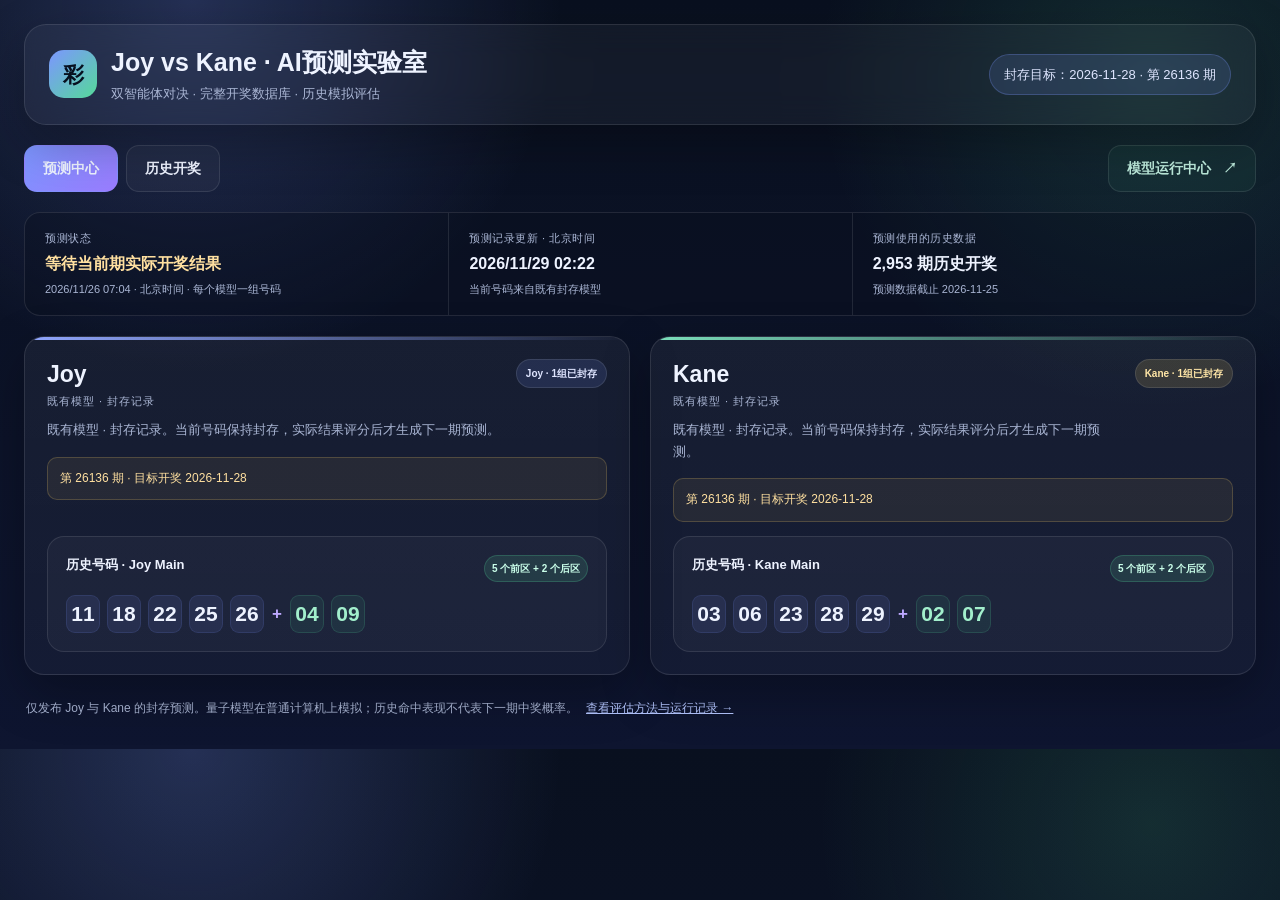
<file: index.html>
<!DOCTYPE html>
<html lang="zh-CN">
<head>
<meta charset="UTF-8">
<meta name="viewport" content="width=device-width, initial-scale=1.0">
<meta http-equiv="Cache-Control" content="no-cache, no-store, must-revalidate">
<meta http-equiv="Pragma" content="no-cache">
<meta http-equiv="Expires" content="0">
<title>Feel the Chee · Joy vs Kane Prediction Lab</title>
<meta name="description" content="Joy 与 Kane 的逐期预测、封存状态、历史开奖与模型实验记录。">
<link rel="stylesheet" href="./assets/style.css?v=20261126-review1">
</head>
<body>
<a class="skip-link" href="#main">跳到主要内容</a>
<div class="shell">
  <header class="header">
    <div class="brand">
      <div class="logo">彩</div>
      <div>
        <h1>Joy vs Kane · AI预测实验室</h1>
        <p>双智能体对决 · 完整开奖数据库 · 历史模拟评估</p>
      </div>
    </div>
    <div class="next" aria-live="polite">目标开奖：正在读取...</div>
  </header>

  <nav class="tabs" aria-label="主要导航">
    <div class="page-tabs" role="tablist" aria-label="实验室页面">
      <button id="tab-prediction" class="tab active" role="tab" aria-selected="true" aria-controls="prediction" data-page="prediction">预测中心</button>
      <button id="tab-admin" class="tab" role="tab" aria-selected="false" aria-controls="admin" tabindex="-1" data-page="admin">历史开奖</button>
    </div>
    <a class="tab ops-link" href="./simulation.html">模型运行中心 <span aria-hidden="true">↗</span></a>
  </nav>

  <main id="main" tabindex="-1">
    <section id="prediction" class="page active" role="tabpanel" aria-labelledby="tab-prediction">
      <div class="prediction-overview" aria-label="预测与数据状态" aria-live="polite">
        <div><span class="overview-label">预测状态</span><strong id="homeLockStatus">正在检查封存记录</strong><span id="homeLockDetail">Joy / Kane · 每期各一组号码</span></div>
        <div><span class="overview-label">预测记录更新 · 北京时间</span><strong id="homeUpdatedAt">—</strong><span id="homeVersion">正在读取当前版本</span></div>
        <div><span class="overview-label">预测使用的历史数据</span><strong id="homeArchiveCount">—</strong><span id="homeArchiveThrough">正在读取数据截止日期</span></div>
      </div>
      <div class="grid">
        <div id="aiPredictionCard" class="card agent-card joy-card">
          <div class="section-head">
            <div>
              <h2>Joy <span class="agent-role">独立预测模型</span></h2>
              <div class="muted">先核对模型版本与封存状态，再展示本期号码。</div>
            </div>
            <span class="badge blue">Joy · 1组主预测</span>
          </div>
          <p class="forecast-meta">正在核对预测期次...</p>
          <div class="forecast-list">
            <div class="forecast"><div class="muted">正在读取 Joy 的预测结果...</div></div>
          </div>
        </div>

        <div id="kanePredictionCard" class="card agent-card kane-card">
          <div class="section-head">
            <div>
              <h2>Kane <span class="agent-role">独立挑战模型</span></h2>
              <div class="muted">独立模型、独立训练，与 Joy 在同一期次比较命中。</div>
            </div>
            <span class="badge gold">Kane · 1组挑战预测</span>
          </div>
          <p class="forecast-meta">正在核对预测期次...</p>
          <div class="forecast-list">
            <div class="forecast"><div class="muted">正在读取 Kane 的挑战号码...</div></div>
          </div>
        </div>

      </div>
      <p class="prediction-note">仅发布 Joy 与 Kane 的封存预测。量子模型在普通计算机上模拟；历史命中表现不代表下一期中奖概率。<a href="./simulation.html">查看评估方法与运行记录 →</a></p>
    </section>

    <section id="admin" class="page" role="tabpanel" aria-labelledby="tab-admin" hidden>
      <div class="card">
        <div class="section-head">
          <div>
            <h2>历史开奖记录</h2>
            <div class="muted">搜索期次、日期或号码，每页显示 10 条。本地编辑和隐藏仅保存在此浏览器，不会修改线上数据库或模型训练数据。</div>
          </div>
          <span class="badge blue">公开数据浏览</span>
        </div>

        <div class="toolbar">
          <label class="search-label" for="searchInput">搜索开奖记录<input id="searchInput" class="search" type="search" placeholder="例如：26135 或 2026-11-25"></label>
          <button id="resetLocalChanges" class="btn secondary" type="button">恢复原始记录</button>
          <div id="syncMeta" class="muted" aria-live="polite">正在加载完整开奖数据库...</div>
        </div>

        <div class="archive-table-wrap" role="region" aria-label="历史开奖记录，可横向滚动" tabindex="0">
          <table class="archive-table">
            <thead>
              <tr>
                <th>期次</th>
                <th>开奖日期</th>
                <th>开奖号码</th>
                <th>记录状态</th>
                <th>浏览器本地操作</th>
              </tr>
            </thead>
            <tbody id="drawBody"></tbody>
          </table>
        </div>
        <p id="archiveResultCount" class="archive-count" aria-live="polite"></p>
        <div id="pager" class="pager" aria-label="开奖记录分页"></div>
      </div>
    </section>

  </main>
</div>

<div id="editModal" class="modal" role="dialog" aria-modal="true" aria-labelledby="editTitle">
  <div class="modal-card">
    <h3 id="editTitle">编辑浏览器本地记录</h3>
    <p class="muted">修改仅保存在此浏览器，线上数据库和预测结果不受影响。</p>
    <div class="form-grid">
      <label for="editIssue">期次<input id="editIssue" inputmode="numeric" placeholder="期次"></label>
      <label for="editDate">开奖日期<input id="editDate" type="date"></label>
      <label for="editFront">前区 · 5 个号码<input id="editFront" placeholder="01 02 03 04 05"></label>
      <label for="editBack">后区 · 2 个号码<input id="editBack" placeholder="01 02"></label>
    </div>
    <div class="modal-actions">
      <button class="btn del" onclick="closeModal()">取消</button>
      <button class="btn edit" onclick="saveEdit()">保存到此浏览器</button>
    </div>
  </div>
</div>

<script src="./assets/app.js?v=20261126-quantum-v2"></script>
<script src="./assets/joy-kane.js?v=20261126-quantum-v2"></script>
</body>
</html>
</file>
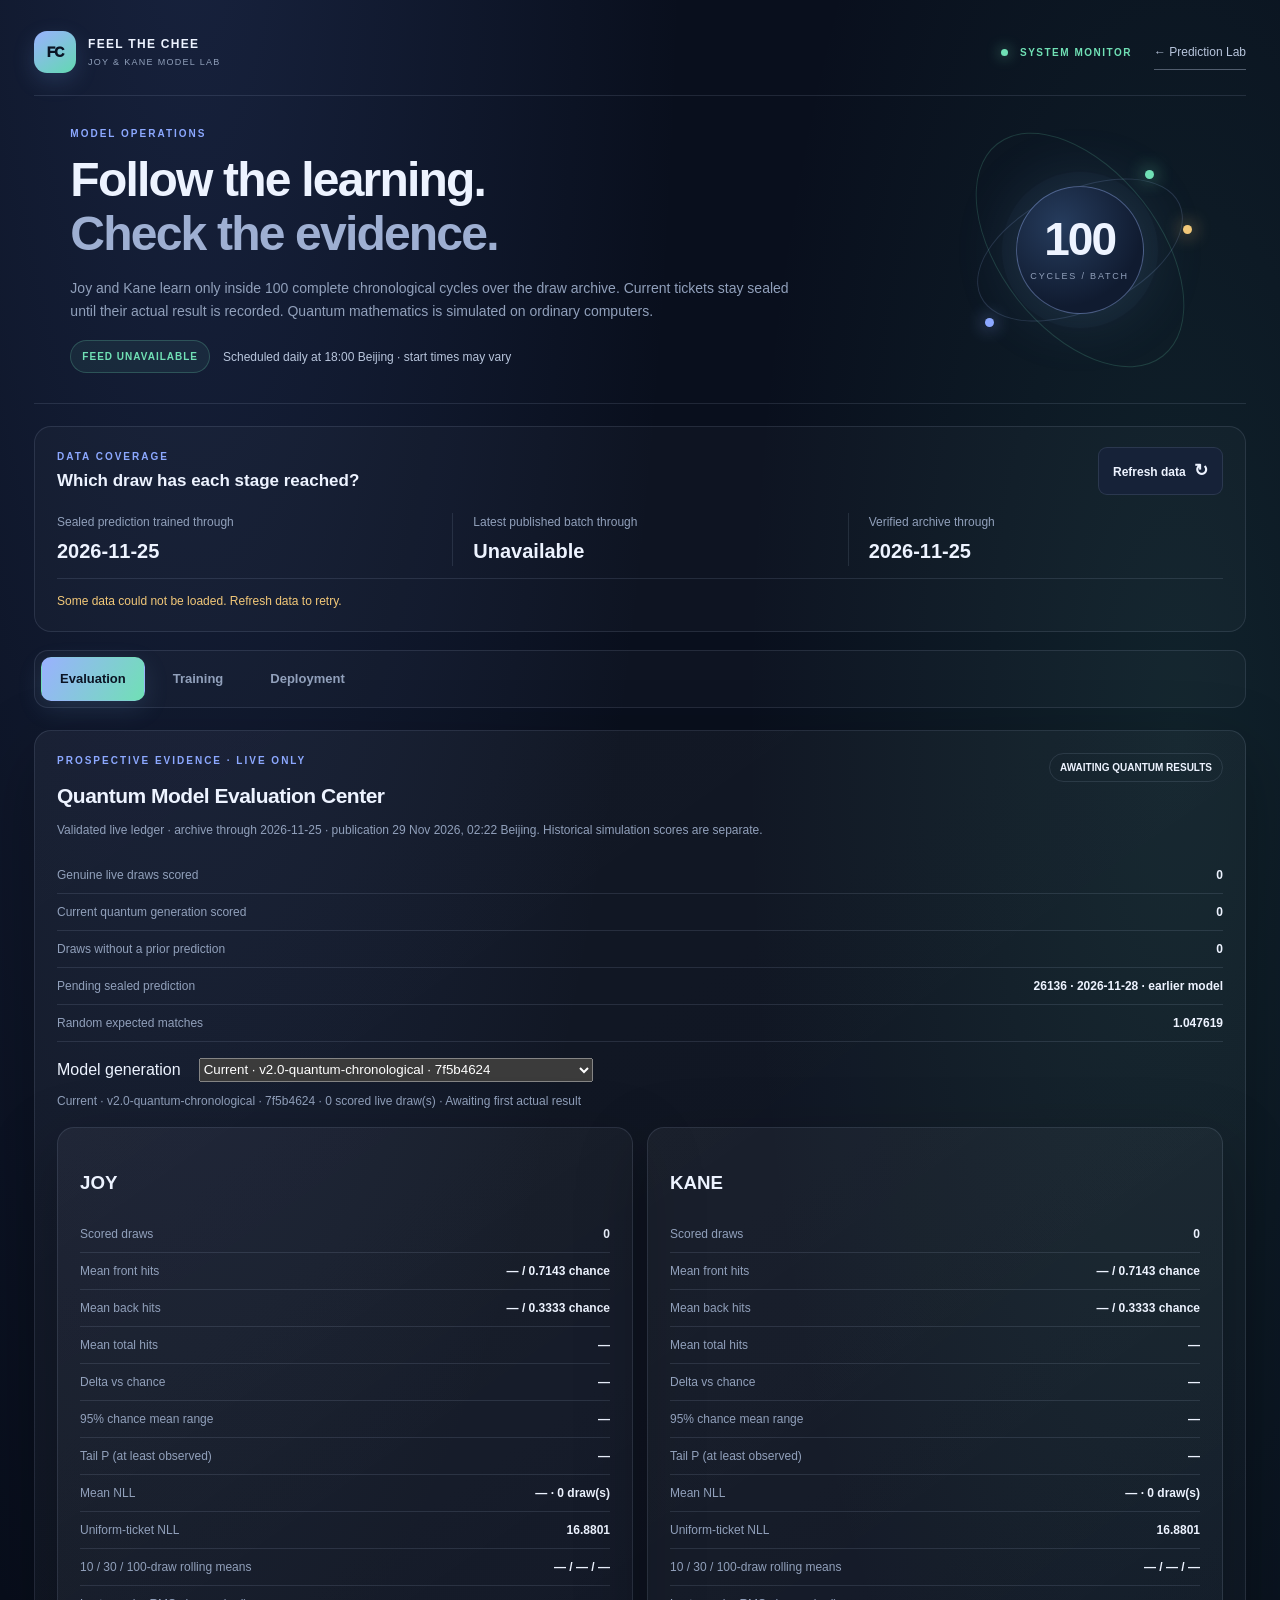
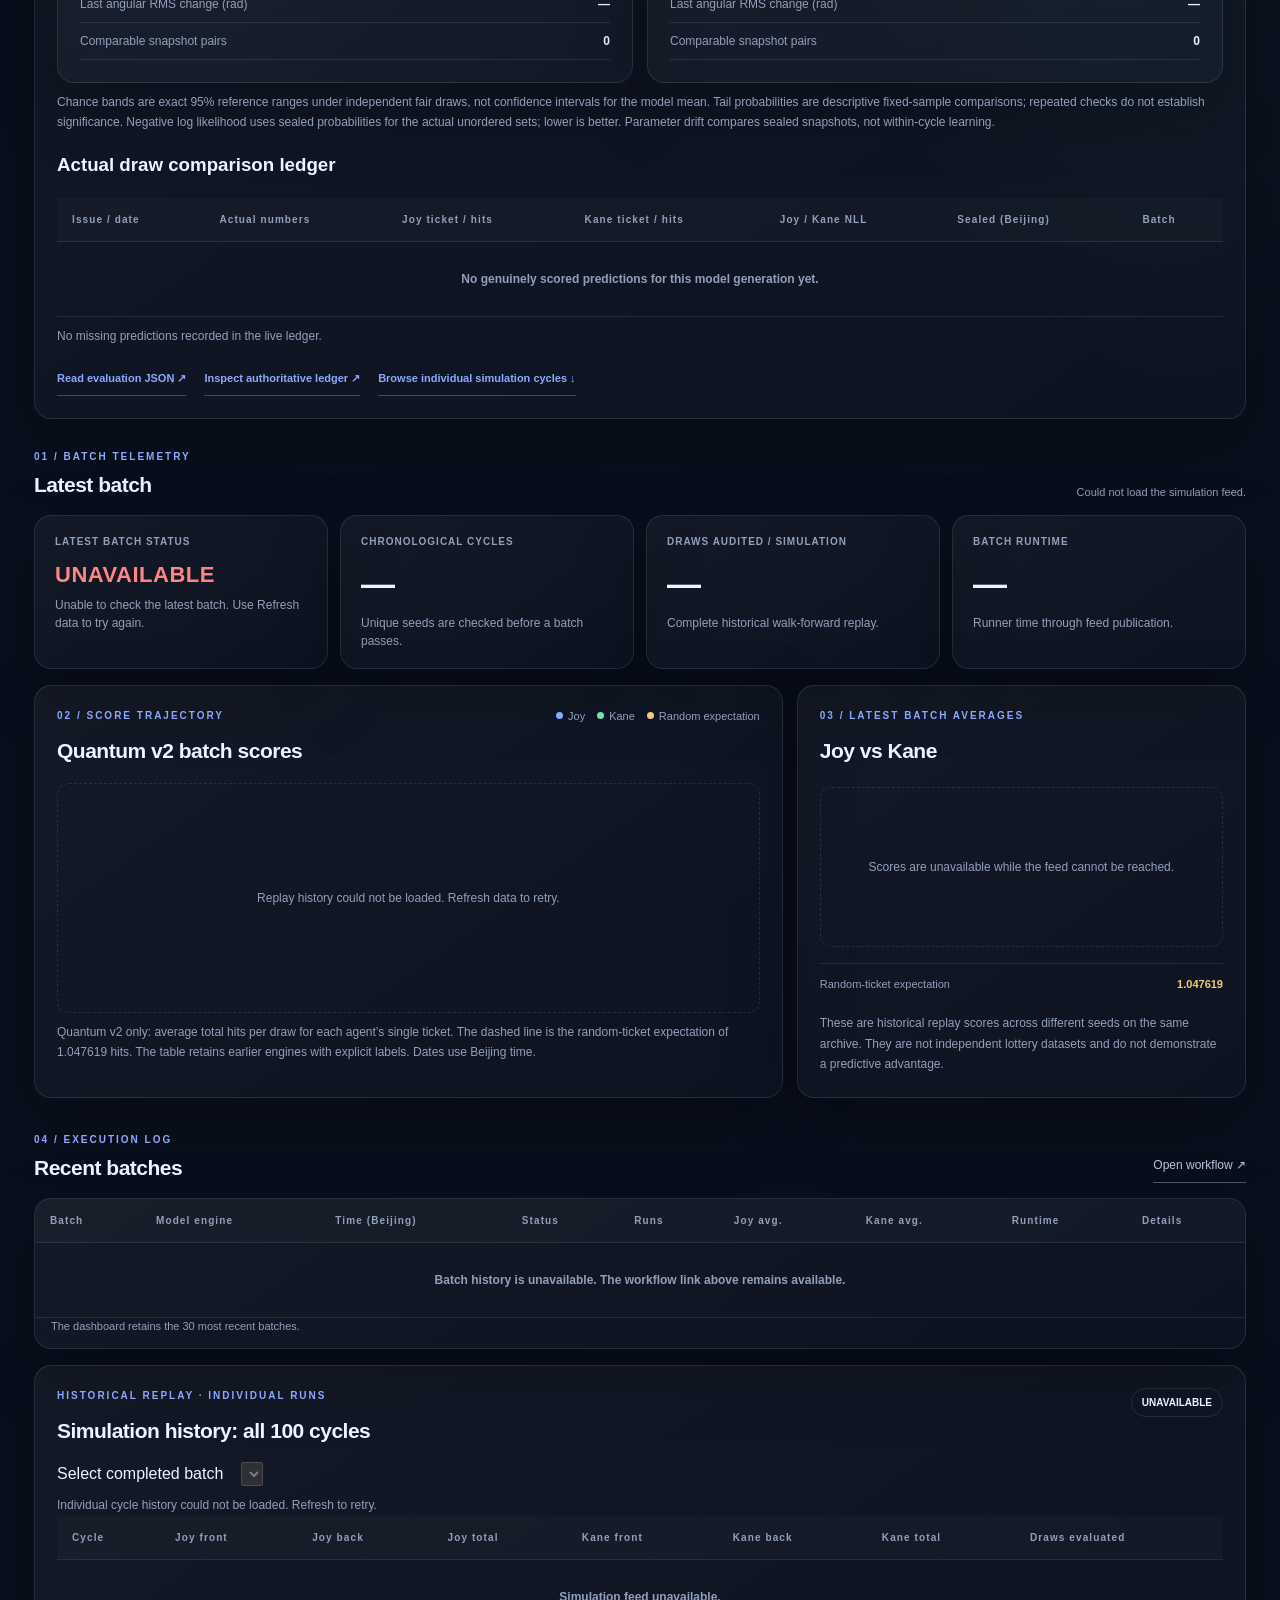
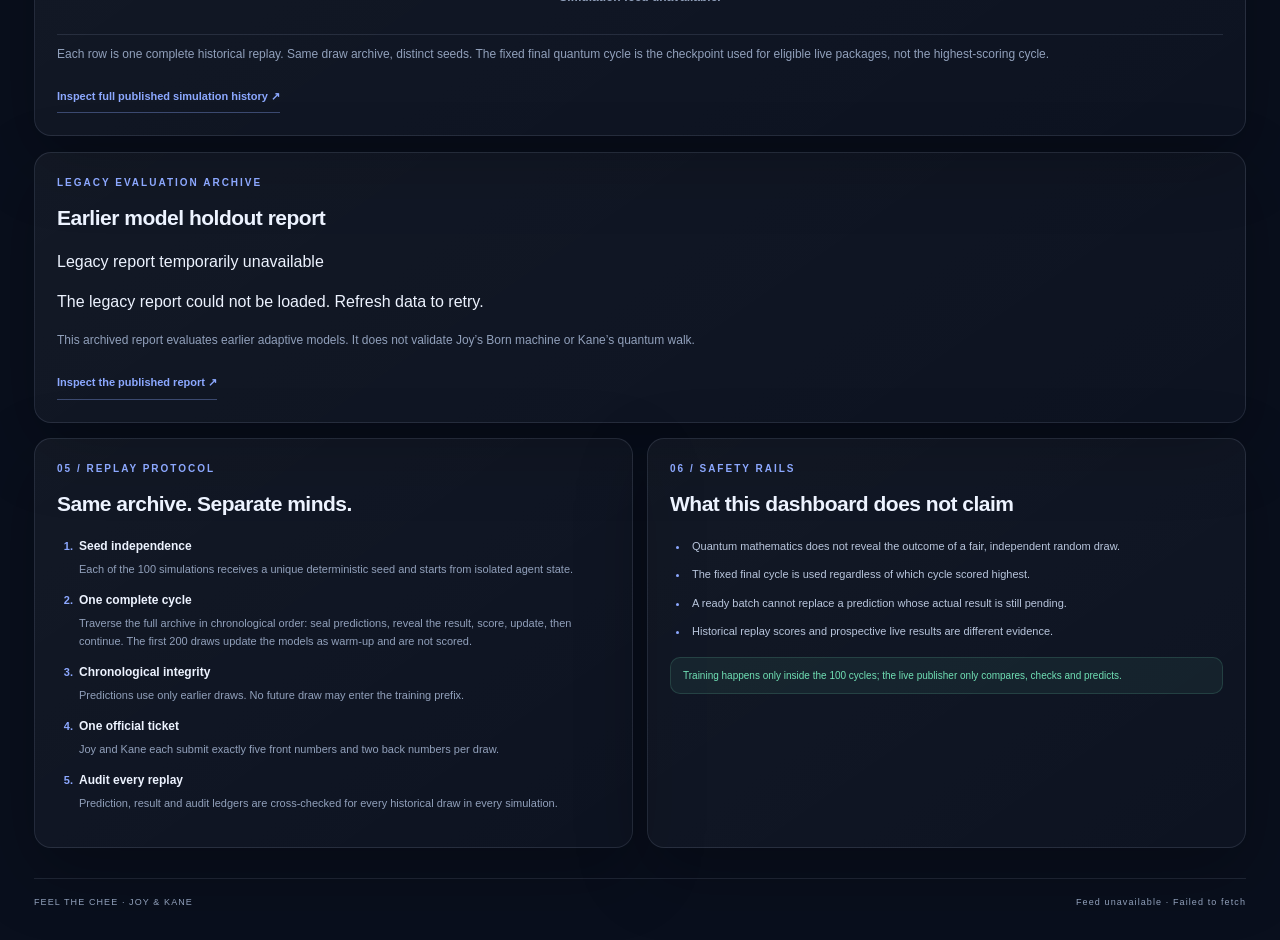
<file: simulation.html>
<!DOCTYPE html>
<html lang="en">
<head>
  <meta charset="UTF-8">
  <meta name="viewport" content="width=device-width, initial-scale=1.0">
  <meta name="theme-color" content="#0b1120">
  <meta name="description" content="Follow Joy and Kane’s 100-cycle historical training, sealed predictions, actual draw comparisons and model publication gate.">
  <title>Model Operations · Feel the Chee</title>
  <link rel="stylesheet" href="./assets/simulation-dashboard.css?v=20261126-1">
</head>
<body>
  <a class="skip-link" href="#operations">Skip to model operations</a>
  <div class="page-shell">
    <header class="topbar">
      <a class="brand" href="./index.html" aria-label="Back to Feel the Chee home">
        <span class="brand-mark">FC</span>
        <span><strong>FEEL THE CHEE</strong><small>JOY & KANE MODEL LAB</small></span>
      </a>
      <div class="topbar-right">
        <span class="live-indicator"><i></i> SYSTEM MONITOR</span>
        <a class="back-link" href="./index.html">← Prediction Lab</a>
      </div>
    </header>
    <main>
      <section class="hero">
        <div class="hero-copy">
          <p class="eyebrow">MODEL OPERATIONS</p>
          <h1>Follow the learning.<br><span>Check the evidence.</span></h1>
          <p class="hero-subtitle">Joy and Kane learn only inside 100 complete chronological cycles over the draw archive. Current tickets stay sealed until their actual result is recorded. Quantum mathematics is simulated on ordinary computers.</p>
          <div class="hero-meta">
            <span class="schedule-pill" id="scheduleStatus" role="status">CHECKING FEED</span>
            <span class="schedule-text">Scheduled daily at 18:00 Beijing · start times may vary</span>
          </div>
        </div>
        <div class="hero-visual" aria-hidden="true">
          <div class="orbit orbit-one"></div><div class="orbit orbit-two"></div>
          <div class="core"><span>100</span><small>CYCLES / BATCH</small></div>
          <div class="orbit-dot dot-a"></div><div class="orbit-dot dot-b"></div><div class="orbit-dot dot-c"></div>
        </div>
      </section>
      <section class="freshness-panel" aria-labelledby="freshnessHeading">
        <div class="freshness-heading"><div><p class="eyebrow">DATA COVERAGE</p><h2 id="freshnessHeading">Which draw has each stage reached?</h2></div><button type="button" class="refresh-button" id="refreshData">Refresh data <span aria-hidden="true">↻</span></button></div>
        <dl class="freshness-grid">
          <div><dt>Sealed prediction trained through</dt><dd id="liveArchiveDate" data-state="loading">Checking…</dd></div>
          <div><dt>Latest published batch through</dt><dd id="batchArchiveDate" data-state="loading">Checking…</dd></div>
          <div><dt>Verified archive through</dt><dd id="verifiedArchiveDate" data-state="loading">Checking…</dd></div>
        </dl>
        <p class="freshness-note" id="archiveFreshness" role="status">Checking the latest published data for each stage…</p>
      </section>
      <div class="ops-tabs" id="operations" role="tablist" aria-label="Model operations sections">
        <button class="ops-tab active" id="tab-evaluation" type="button" role="tab" aria-selected="true" aria-controls="ops-evaluation" data-ops-tab="evaluation">Evaluation</button>
        <button class="ops-tab" id="tab-training" type="button" role="tab" aria-selected="false" aria-controls="ops-training" tabindex="-1" data-ops-tab="training">Training</button>
        <button class="ops-tab" id="tab-deployment" type="button" role="tab" aria-selected="false" aria-controls="ops-deployment" tabindex="-1" data-ops-tab="deployment">Deployment</button>
      </div>
      <section class="ops-panel" id="ops-training" role="tabpanel" aria-labelledby="tab-training" tabindex="0" hidden>
        <div class="section-heading"><div><p class="eyebrow">01 / MODEL PROVENANCE</p><h2>Training and sealed models</h2></div><div class="updated-label" id="trainingUpdated">Loading model publication…</div></div>
        <div class="ops-kpi-grid">
          <article class="metric-card"><div class="metric-label">SEALED MODEL VERSION</div><div class="metric-value ops-value" id="trainModelVersion">—</div><div class="metric-foot">Model that produced the current tickets</div></article>
          <article class="metric-card"><div class="metric-label">BATCH TRAINING OBSERVATIONS</div><div class="metric-value" id="trainObservations">—</div><div class="metric-foot">Per agent in the selected final cycle</div></article>
          <article class="metric-card"><div class="metric-label">COMPLETED TRAINING CYCLES</div><div class="metric-value ops-value" id="trainMode">—</div><div class="metric-foot">All 100 must complete before use</div></article>
          <article class="metric-card"><div class="metric-label">ELIGIBLE PACKAGE CREATED</div><div class="metric-value ops-value" id="trainLastRun">—</div><div class="metric-foot" id="trainRunState">Checking training package</div></article>
        </div>
        <div class="ops-two-col">
          <article class="panel"><div class="panel-heading"><div><p class="eyebrow">CURRENT SEALED PREDICTION</p><h2>Joy model provenance</h2></div><span class="ops-chip joy-chip">JOY</span></div><div id="joyTrainingCard" class="ops-agent-state"></div></article>
          <article class="panel"><div class="panel-heading"><div><p class="eyebrow">CURRENT SEALED PREDICTION</p><h2>Kane model provenance</h2></div><span class="ops-chip kane-chip">KANE</span></div><div id="kaneTrainingCard" class="ops-agent-state"></div></article>
        </div>
        <article class="panel"><div class="panel-heading"><div><p class="eyebrow">100-CYCLE TRAINING PACKAGE</p><h2>Latest eligible batch</h2></div><span class="ops-chip" id="batchPackageStatus">CHECKING</span></div><div id="batchPackageSummary" class="ops-agent-state">Loading package metadata…</div><p class="caveat">A ready training package does not replace an unresolved ticket. Current prediction provenance is shown separately above.</p></article>
        <article class="panel ops-explainer"><p class="eyebrow">ONE TRAINING PATH</p><h2>Predict. Reveal. Score. Learn.</h2><p>Each cycle starts from its own initial Joy and Kane states and traverses the archive in order. The first 200 draws are learned as warm-up and excluded from reported hit scores. Every later draw has one sealed ticket per agent before its result is revealed. Parameters update only inside this process.</p><p>Joy uses a quantum circuit Born machine. Kane uses a split-step quantum walk. Both run as classical simulations. The training objective is exact unordered-ticket negative log likelihood after reveal; the public score remains front hits plus back hits.</p><p>After all 100 cycles pass, the fixed final cycle supplies the next model checkpoint. No best-scoring seed or ensemble is selected. The separate optimizer and research trainer are retired.</p><div class="ops-links"><a href="https://github.com/kanewang0929-ops/feel-the-chee/actions/workflows/daily-simulation-batch.yml" target="_blank" rel="noopener">Open 100-cycle workflow ↗</a><a href="https://github.com/kanewang0929-ops/feel-the-chee/blob/main/docs/joy-kane-quantum-direction.md" target="_blank" rel="noopener">Read model definitions ↗</a></div></article>
      </section>
      <section class="ops-panel" id="ops-deployment" role="tabpanel" aria-labelledby="tab-deployment" tabindex="0" hidden>
        <div class="section-heading"><div><p class="eyebrow">02 / RESULT AND TRAINING GATE</p><h2>Prediction publication</h2></div><div class="updated-label" id="deploymentUpdated">Checking publication…</div></div>
        <div class="ops-kpi-grid">
          <article class="metric-card"><div class="metric-label">SEALED MODEL VERSION</div><div class="metric-value ops-value" id="deployVersion">—</div><div class="metric-foot">Prediction provenance, separate from runtime</div></article>
          <article class="metric-card"><div class="metric-label">LIVE PREDICTION LOCK</div><div class="metric-value ops-value" id="deployIssue">—</div><div class="metric-foot" id="deployLockDate">Checking lock</div></article>
          <article class="metric-card"><div class="metric-label">ELIGIBLE TRAINING BATCH</div><div class="metric-value ops-value" id="candidateStatus">CHECKING</div><div class="metric-foot" id="candidateDetail">Checking the complete batch package</div></article>
          <article class="metric-card"><div class="metric-label">PUBLICATION RUNTIME</div><div class="metric-value ops-value" id="runtimeVersion">—</div><div class="metric-foot">Runtime upgrades never relabel old tickets</div></article>
        </div>
        <article class="panel deployment-guard"><p class="eyebrow">AUTOMATIC · REQUIRED CHECKS</p><h2 id="gateStatus">Checking publication gate…</h2><p id="gateDetail">Waiting for the published gate record.</p><ol class="promotion-steps"><li><b>Compare</b><span>Score the exact previously sealed tickets against the verified actual draw.</span></li><li><b>Train</b><span>Complete all 100 chronological cycles using an archive that includes that result.</span></li><li><b>Verify</b><span>Check the archive, engine version, package integrity and fixed final-cycle checkpoint.</span></li><li><b>Seal</b><span>Generate one next-draw ticket from Joy and one from Kane, then lock both.</span></li></ol><div class="approval-status">Last genuinely scored live issue: <strong id="lastScoredIssue">Checking…</strong></div><p class="caveat">Missing results, an incomplete or stale batch, or a failed check leave the next prediction pending. A newer batch never changes an unresolved prediction.</p><div class="ops-links"><a href="https://github.com/kanewang0929-ops/feel-the-chee/actions/workflows/sync-draws.yml" target="_blank" rel="noopener">Inspect result and publication workflow ↗</a><a href="https://github.com/kanewang0929-ops/feel-the-chee/blob/main/data/joy-kane-live-lock.json" target="_blank" rel="noopener">Inspect current lock ↗</a></div></article>
      </section>
      <section class="ops-panel active" id="ops-evaluation" role="tabpanel" aria-labelledby="tab-evaluation" tabindex="0">
      <article class="panel" aria-labelledby="liveEvaluationHeading">
        <div class="panel-heading"><div><p class="eyebrow">PROSPECTIVE EVIDENCE · LIVE ONLY</p><h2 id="liveEvaluationHeading">Quantum Model Evaluation Center</h2></div><span class="ops-chip" id="liveEvalStatus" role="status">CHECKING</span></div>
        <p id="liveEvalMeta" class="caveat" role="status">Checking the verified live ledger and model provenance…</p>
        <div id="liveEvalOverview" class="ops-agent-state"></div>
        <div class="ops-links"><label for="liveEvalCohort">Model generation</label><select id="liveEvalCohort" aria-label="Select evaluated model generation" disabled></select></div>
        <div id="liveEvalCohortDetail" class="caveat"></div>
        <div id="liveEvalMetrics" class="ops-agent-state ops-two-col"></div>
        <p class="caveat">Chance bands are exact 95% reference ranges under independent fair draws, not confidence intervals for the model mean. Tail probabilities are descriptive fixed-sample comparisons; repeated checks do not establish significance. Negative log likelihood uses sealed probabilities for the actual unordered sets; lower is better. Parameter drift compares sealed snapshots, not within-cycle learning.</p>
        <h3>Actual draw comparison ledger</h3>
        <div class="table-scroll" tabindex="0" role="region" aria-label="Actual live draw comparisons"><table><thead><tr><th>Issue / date</th><th>Actual numbers</th><th>Joy ticket / hits</th><th>Kane ticket / hits</th><th>Joy / Kane NLL</th><th>Sealed (Beijing)</th><th>Batch</th></tr></thead><tbody id="liveEvalRows"><tr><td colspan="7" class="empty-cell">Waiting for verified live evidence.</td></tr></tbody></table></div>
        <p id="liveEvalMissing" class="caveat"></p>
        <div class="ops-links"><a href="./data/joy-kane-live-evaluation.json" target="_blank" rel="noopener">Read evaluation JSON ↗</a><a href="https://github.com/kanewang0929-ops/feel-the-chee/blob/main/data/joy-kane-live-ledger.jsonl" target="_blank" rel="noopener">Inspect authoritative ledger ↗</a><a href="#simulation-cycles">Browse individual simulation cycles ↓</a></div>
      </article>

    <section class="section-heading">
        <div><p class="eyebrow">01 / BATCH TELEMETRY</p><h2>Latest batch</h2></div>
        <div class="updated-label" id="updatedAt">Connecting to simulation feed…</div>
      </section>
      <section class="kpi-grid">
        <article class="metric-card"><div class="metric-label">LATEST BATCH STATUS</div><div class="metric-value status-value" id="batchStatus">WAITING</div><div class="metric-foot" id="batchTime">The first production batch will appear here.</div></article>
        <article class="metric-card"><div class="metric-label">CHRONOLOGICAL CYCLES</div><div class="metric-value" id="runCount">0<span class="metric-unit"> / 100</span></div><div class="metric-foot" id="seedCheck">Unique seeds are checked before a batch passes.</div></article>
        <article class="metric-card"><div class="metric-label">DRAWS AUDITED / SIMULATION</div><div class="metric-value" id="drawCount">—</div><div class="metric-foot" id="dateRange">Complete historical walk-forward replay.</div></article>
        <article class="metric-card"><div class="metric-label">BATCH RUNTIME</div><div class="metric-value" id="runtime">—</div><div class="metric-foot" id="runtimeNote">Runner time through feed publication.</div></article>
      </section>
      <section class="performance-grid">
        <article class="panel chart-panel">
          <div class="panel-heading"><div><p class="eyebrow">02 / SCORE TRAJECTORY</p><h2>Quantum v2 batch scores</h2></div><div class="legend"><span class="legend-joy">Joy</span><span class="legend-kane">Kane</span><span class="legend-baseline">Random expectation</span></div></div>
          <div id="historyChart" class="chart-wrap"><div class="empty-state">Quantum v2 scores will appear after the first complete 100-cycle batch.</div></div>
          <p class="chart-note">Quantum v2 only: average total hits per draw for each agent’s single ticket. The dashed line is the random-ticket expectation of 1.047619 hits. The table retains earlier engines with explicit labels. Dates use Beijing time.</p>
        </article>
        <article class="panel benchmark-panel">
          <p class="eyebrow">03 / LATEST BATCH AVERAGES</p><h2>Joy vs Kane</h2>
          <div id="agentScores" class="agent-scores"><div class="empty-state">Waiting for the first completed batch…</div></div>
          <div class="benchmark-line"><span>Random-ticket expectation</span><strong>1.047619</strong></div>
          <p class="caveat">These are historical replay scores across different seeds on the same archive. They are not independent lottery datasets and do not demonstrate a predictive advantage.</p>
        </article>
      </section>
      <section class="section-heading history-heading">
        <div><p class="eyebrow">04 / EXECUTION LOG</p><h2>Recent batches</h2></div>
        <a class="github-link" href="https://github.com/kanewang0929-ops/feel-the-chee/actions/workflows/daily-simulation-batch.yml" target="_blank" rel="noopener">Open workflow ↗</a>
      </section>
      <section class="panel table-panel">
        <div class="table-scroll" tabindex="0" role="region" aria-label="Recent simulation batches"><table><caption class="sr-only">Recent batch times in Beijing, results and workflow logs</caption><thead><tr><th scope="col">Batch</th><th scope="col">Model engine</th><th scope="col">Time (Beijing)</th><th scope="col">Status</th><th scope="col">Runs</th><th scope="col">Joy avg.</th><th scope="col">Kane avg.</th><th scope="col">Runtime</th><th scope="col">Details</th></tr></thead><tbody id="batchRows"><tr><td colspan="9" class="empty-cell">Loading published batches…</td></tr></tbody></table></div>
        <p class="table-foot" id="historyMeta">The dashboard retains the 30 most recent batches.</p>
      </section>

      <article class="panel" id="simulation-cycles" style="margin-top:16px;scroll-margin-top:16px">
        <div class="panel-heading"><div><p class="eyebrow">HISTORICAL REPLAY · INDIVIDUAL RUNS</p><h2>Simulation history: all 100 cycles</h2></div><span class="ops-chip" id="cycleHistoryCount" role="status">CHECKING</span></div>
        <div class="ops-links"><label for="cycleBatchSelect">Select completed batch</label><select id="cycleBatchSelect" aria-label="Select simulation batch" disabled></select></div>
        <p class="caveat" id="cycleHistoryMeta">Loading individual cycle records from the published batch feed…</p>
        <div class="table-scroll" style="max-height:440px;overflow:auto" tabindex="0" role="region" aria-label="Individual simulation cycle results"><table><thead><tr><th>Cycle</th><th>Joy front</th><th>Joy back</th><th>Joy total</th><th>Kane front</th><th>Kane back</th><th>Kane total</th><th>Draws evaluated</th></tr></thead><tbody id="cycleHistoryRows"><tr><td colspan="8" class="empty-cell">Waiting for completed batches.</td></tr></tbody></table></div>
        <p class="caveat">Each row is one complete historical replay. Same draw archive, distinct seeds. The fixed final quantum cycle is the checkpoint used for eligible live packages, not the highest-scoring cycle.</p>
        <div class="ops-links"><a href="https://github.com/kanewang0929-ops/feel-the-chee/blob/simulation-data/data/simulation-dashboard-history.json" target="_blank" rel="noopener">Inspect full published simulation history ↗</a></div>
      </article>
      <article class="panel holdout-panel"><p class="eyebrow">LEGACY EVALUATION ARCHIVE</p><h2>Earlier model holdout report</h2><p id="holdoutMeta">Checking report…</p><div id="holdoutMetrics" class="ops-agent-state"></div><p class="caveat">This archived report evaluates earlier adaptive models. It does not validate Joy’s Born machine or Kane’s quantum walk.</p><div class="ops-links"><a href="https://github.com/kanewang0929-ops/feel-the-chee/blob/simulation-data/data/chronological-holdout-report.json" target="_blank" rel="noopener">Inspect the published report ↗</a></div></article>
      <section class="method-grid">
        <article class="method-card">
          <p class="eyebrow">05 / REPLAY PROTOCOL</p><h2>Same archive. Separate minds.</h2>
          <ol>
            <li><b>Seed independence</b><span>Each of the 100 simulations receives a unique deterministic seed and starts from isolated agent state.</span></li>
            <li><b>One complete cycle</b><span>Traverse the full archive in chronological order: seal predictions, reveal the result, score, update, then continue. The first 200 draws update the models as warm-up and are not scored.</span></li>
            <li><b>Chronological integrity</b><span>Predictions use only earlier draws. No future draw may enter the training prefix.</span></li>
            <li><b>One official ticket</b><span>Joy and Kane each submit exactly five front numbers and two back numbers per draw.</span></li>
            <li><b>Audit every replay</b><span>Prediction, result and audit ledgers are cross-checked for every historical draw in every simulation.</span></li>
          </ol>
        </article>
        <article class="method-card guardrail-card">
          <p class="eyebrow">06 / SAFETY RAILS</p><h2>What this dashboard does not claim</h2>
          <ul>
            <li>Quantum mathematics does not reveal the outcome of a fair, independent random draw.</li>
            <li>The fixed final cycle is used regardless of which cycle scored highest.</li>
            <li>A ready batch cannot replace a prediction whose actual result is still pending.</li>
            <li>Historical replay scores and prospective live results are different evidence.</li>
          </ul>
          <div class="guardrail-note">Training happens only inside the 100 cycles; the live publisher only compares, checks and predicts.</div>
        </article>
      </section>
      </section>
    </main>
    <footer class="footer"><span>FEEL THE CHEE · JOY & KANE</span><span id="feedStatus">Dashboard feed: checking…</span></footer>
  </div>
  <noscript><p class="noscript-note">JavaScript is needed to load the live dashboards. Use the workflow and report links above to inspect the published results.</p></noscript>
  <script src="./assets/simulation-dashboard.js?v=20261127-evaluation-v1"></script>
  <script src="./assets/model-operations.js?v=20261127-evaluation-v1"></script>
</body>
</html>
</file>
<file: assets/style.css>
:root{
  --bg:#0a1020;
  --panel:#121a35;
  --panel2:#172142;
  --line:rgba(255,255,255,.10);
  --text:#eef3ff;
  --muted:#aab6d4;
  --blue:#7c96ff;
  --green:#55d99a;
  --yellow:#ffd166;
  --red:#ff6b6b;
  --shadow:0 18px 50px rgba(0,0,0,.28);
}
*{box-sizing:border-box}
body{
  margin:0;
  background:
    radial-gradient(circle at 15% 0%,rgba(124,150,255,.24),transparent 28%),
    radial-gradient(circle at 90% 10%,rgba(85,217,154,.14),transparent 25%),
    linear-gradient(180deg,#09101f,#0e1530);
  color:var(--text);
  font-family:"PingFang SC","Microsoft YaHei",Arial,sans-serif;
}
.shell{max-width:1280px;margin:0 auto;padding:24px}
.header{
  display:flex;justify-content:space-between;align-items:center;gap:20px;
  padding:20px 24px;border:1px solid var(--line);border-radius:22px;
  background:rgba(255,255,255,.045);box-shadow:var(--shadow);backdrop-filter:blur(16px)
}
.brand{display:flex;align-items:center;gap:14px}
.logo{
  width:48px;height:48px;border-radius:15px;display:grid;place-items:center;
  color:#07101f;font-weight:900;font-size:21px;
  background:linear-gradient(135deg,var(--blue),var(--green))
}
.brand h1{margin:0;font-size:24px}
.brand p{margin:4px 0 0;color:var(--muted);font-size:13px}
.next{
  padding:10px 14px;border:1px solid rgba(124,150,255,.26);
  background:rgba(124,150,255,.14);border-radius:999px;color:#dfe6ff;font-size:13px
}
.tabs{
  display:flex;gap:10px;flex-wrap:wrap;margin-top:20px
}
.tab{
  border:1px solid var(--line);background:rgba(255,255,255,.04);color:var(--text);
  padding:12px 18px;border-radius:13px;cursor:pointer;font-weight:700
}
.tab.active{background:linear-gradient(135deg,var(--blue),#9a7cff);border-color:transparent}
.page{display:none;margin-top:20px}
.page.active{display:block}
.grid{display:grid;grid-template-columns:repeat(2,minmax(0,1fr));gap:20px}
.card{
  border:1px solid var(--line);border-radius:20px;
  background:linear-gradient(180deg,rgba(255,255,255,.05),rgba(255,255,255,.03));
  box-shadow:var(--shadow);padding:22px
}
.card h2,.card h3{margin-top:0}
.muted{color:var(--muted);line-height:1.7}
.section-head{display:flex;justify-content:space-between;gap:16px;align-items:flex-start;margin-bottom:14px}
.badge{
  display:inline-flex;padding:7px 11px;border-radius:999px;font-size:12px;font-weight:800;
  border:1px solid var(--line);white-space:nowrap
}
.badge.blue{background:rgba(124,150,255,.14);color:#dfe5ff}
.badge.gold{background:rgba(255,209,102,.14);color:#ffe6a7}
.forecast-list{display:grid;gap:14px}
.forecast{
  padding:18px;border-radius:17px;border:1px solid var(--line);background:rgba(255,255,255,.035)
}
.forecast-top{display:flex;justify-content:space-between;gap:12px;align-items:center;margin-bottom:13px}
.score{
  padding:6px 10px;border-radius:999px;background:rgba(85,217,154,.13);
  color:#caffea;border:1px solid rgba(85,217,154,.22);font-size:12px;font-weight:800
}
.numbers{display:flex;align-items:center;gap:7px;flex-wrap:wrap}
.ball{
  width:auto;height:auto;border-radius:0;display:inline;
  background:transparent;color:var(--text);font-weight:900;border:0;
  font-size:22px;line-height:1.25;padding:0 2px
}
.ball.back{
  background:transparent;color:#82e6c0;border:0
}
.plus{margin:0 6px;color:#bea9ff;font-size:20px;font-weight:900}
.reason{margin-top:11px;color:var(--muted);font-size:13px;line-height:1.6}
.chee-bars{display:grid;gap:10px;margin:14px 0 18px}
.chee-row{display:grid;grid-template-columns:60px 1fr 42px;gap:10px;align-items:center;font-size:13px}
.bar{height:9px;background:rgba(255,255,255,.08);border-radius:999px;overflow:hidden}
.fill{height:100%;background:linear-gradient(90deg,var(--blue),var(--green));border-radius:999px}
.toolbar{
  display:flex;gap:10px;flex-wrap:wrap;justify-content:space-between;align-items:center;margin-bottom:14px
}
.search{
  min-width:220px;padding:11px 13px;border-radius:12px;border:1px solid var(--line);
  background:rgba(255,255,255,.04);color:var(--text);outline:none
}
table{width:100%;border-collapse:collapse}
th,td{padding:13px 10px;border-bottom:1px solid var(--line);text-align:center;font-size:13px}
th{color:#cbd5f3;font-weight:800}
.status{
  display:inline-flex;padding:6px 10px;border-radius:999px;font-weight:800;font-size:12px
}
.wait{background:var(--yellow);color:#3c2e00}
.ok{background:var(--green);color:#062718}
.fail{background:var(--red);color:white}
.btn{
  border:0;border-radius:9px;padding:8px 11px;color:white;cursor:pointer;font-weight:700
}
.btn.edit{background:#647dff}
.btn.del{background:#d75568}
.pager{display:flex;justify-content:center;gap:7px;margin-top:16px}
.pager button{
  border:1px solid var(--line);background:rgba(255,255,255,.05);color:var(--text);
  min-width:34px;height:34px;border-radius:9px;cursor:pointer
}
.pager button.active{background:var(--blue)}
.log-list{display:grid;gap:14px}
.log{
  display:grid;grid-template-columns:110px 1fr;gap:16px;padding:18px;
  border-radius:16px;border:1px solid var(--line);background:rgba(255,255,255,.035)
}
.log-time{color:#c8d2ef;font-size:12px}
.log-title{font-weight:800;margin-bottom:7px}
.log-body{color:var(--muted);line-height:1.7;font-size:13px}
.weight-grid{display:grid;grid-template-columns:repeat(4,1fr);gap:12px}
.weight{
  padding:16px;border-radius:15px;border:1px solid var(--line);background:rgba(255,255,255,.035)
}
.weight strong{font-size:24px;display:block;margin-top:6px}
.modal{
  position:fixed;inset:0;background:rgba(0,0,0,.66);display:none;align-items:center;justify-content:center;padding:20px
}
.modal.show{display:flex}
.modal-card{width:min(560px,100%);background:#131b36;border:1px solid var(--line);border-radius:18px;padding:22px}
.form-grid{display:grid;grid-template-columns:1fr 1fr;gap:12px}
.form-grid input{
  width:100%;padding:11px 12px;border-radius:11px;border:1px solid var(--line);
  background:rgba(255,255,255,.04);color:var(--text)
}
.modal-actions{display:flex;justify-content:flex-end;gap:10px;margin-top:16px}
@media(max-width:900px){.grid{grid-template-columns:1fr}.weight-grid{grid-template-columns:1fr 1fr}.header{align-items:flex-start;flex-direction:column}}
@media(max-width:600px){.form-grid{grid-template-columns:1fr}.weight-grid{grid-template-columns:1fr}.log{grid-template-columns:1fr}}


/* Joy vs Kane dashboard and draw-by-draw audit */
.duel-agent-grid{display:grid;grid-template-columns:repeat(2,minmax(0,1fr));gap:16px;margin:16px 0}
.duel-agent-learning{margin:0}
.signal-weights{display:flex;gap:7px;flex-wrap:wrap}
.signal-weight{display:inline-flex;padding:6px 9px;border-radius:8px;background:rgba(255,255,255,.06);font-size:12px;color:var(--text)}
.audit-wrap{width:100%;overflow:auto;border-radius:12px}
.audit-table{min-width:1120px}
.audit-table th{position:sticky;top:0;z-index:1;background:#1a2130}
.audit-table td{vertical-align:top;min-width:150px}
.audit-table td:nth-child(3),.audit-table td:nth-child(4){min-width:310px}
.audit-agent-cell{display:grid;gap:10px}
.audit-ticket{padding:9px;border:1px solid rgba(255,255,255,.08);border-radius:10px;background:rgba(255,255,255,.025)}
.audit-ticket-head{font-size:11px;color:var(--muted);margin-bottom:6px}
.audit-ticket .numbers{gap:4px}
.audit-ticket .ball{width:25px;height:25px;font-size:11px}
.audit-hit{font-size:11px;color:var(--muted);margin-top:7px}
.audit-best{font-size:12px;font-weight:800;padding:7px 9px;border-radius:8px;background:rgba(255,209,102,.09)}
.audit-cutoff{font-size:11px;color:var(--muted);margin-top:5px}
.duel-overview{margin:14px 0}
#joyKaneAudit .toolbar{align-items:center}
#joyKaneAudit .search{max-width:240px}
@media(max-width:900px){.duel-agent-grid{grid-template-columns:1fr}}

/* Public prediction and archive views */
[hidden]{display:none!important}
html{scroll-behavior:smooth}
body{line-height:1.5}
button,input{font:inherit}
a{color:#b4c6ff}
a:hover{color:#e1eaff}
button:focus-visible,a:focus-visible,input:focus-visible,summary:focus-visible,[tabindex="0"]:focus-visible{outline:3px solid #a9baff;outline-offset:4px}
.skip-link{position:fixed;left:20px;top:-80px;z-index:30;padding:12px 18px;border-radius:10px;background:#eef3ff;color:#09101f}
.skip-link:focus{top:12px;color:#09101f}
.logo{flex-shrink:0}
.brand h1{font-size:clamp(19px,2.1vw,25px);line-height:1.4}
.next{white-space:nowrap;font-variant-numeric:tabular-nums}
.tabs{align-items:center;justify-content:space-between}
.page-tabs{display:flex;gap:8px}
.tab{font-size:14px;text-decoration:none;transition:background .15s,border-color .15s;min-height:44px}
.tab:hover{border-color:rgba(180,198,255,.5)}
.ops-link{color:#bdebdc;background:rgba(85,217,154,.06)}
.ops-link span{margin-left:8px}
.prediction-overview{display:grid;grid-template-columns:1.05fr 1fr 1fr;gap:0;margin-bottom:20px;border:1px solid var(--line);border-radius:16px;background:rgba(9,16,31,.35)}
.prediction-overview>div{padding:17px 20px;min-width:0}
.prediction-overview>div+div{border-left:1px solid var(--line)}
.prediction-overview span,.prediction-overview strong{display:block}
.prediction-overview .overview-label{font-size:11px;letter-spacing:.5px;color:var(--muted);margin-bottom:6px}
.prediction-overview strong{font-size:16px;line-height:1.5;font-variant-numeric:tabular-nums}
.prediction-overview strong+span{font-size:11px;color:var(--muted);margin-top:5px;overflow-wrap:anywhere}
#homeLockStatus{color:#99e9c9}
#homeLockStatus.is-stale{color:#ffe0a0}
.card{min-width:0}
.agent-card{display:flex;flex-direction:column;position:relative;overflow:hidden}
.agent-card::before{content:"";position:absolute;inset:0 0 auto;height:3px;background:linear-gradient(90deg,#91a7ff,transparent)}
.kane-card::before{background:linear-gradient(90deg,#7ce0bc,transparent)}
.agent-card .section-head{min-height:83px;margin-bottom:7px}
.agent-card .forecast-list{margin-top:auto}
.card h2{font-size:23px;line-height:1.35;margin-bottom:9px}
.agent-role{display:block;color:var(--muted);font-size:11px;line-height:1.7;letter-spacing:1px;font-weight:500;margin-top:2px}
.section-head .muted{font-size:13px;max-width:600px}
.agent-card .badge{font-size:10px;padding:6px 9px}
.forecast-meta{font-size:12px;color:#becbed;margin:8px 0 14px;font-variant-numeric:tabular-nums;line-height:1.8}
.forecast-meta.is-stale{color:#ffe0a0;padding:10px 12px;background:rgba(255,209,102,.07);border:1px solid rgba(255,209,102,.2);border-radius:10px}
.forecast-top{align-items:flex-start;font-size:13px;gap:8px}
.forecast-top .score{font-size:10px;padding:5px 7px;white-space:nowrap}
.numbers{gap:7px;font-variant-numeric:tabular-nums}
.forecast .ball{min-width:34px;min-height:38px;display:inline-grid;place-items:center;padding:4px;border-radius:9px;background:rgba(124,150,255,.10);border:1px solid rgba(124,150,255,.13);font-size:21px}
.forecast .ball.back{color:#a2efcc;background:rgba(85,217,154,.08);border-color:rgba(85,217,154,.16)}
.forecast .plus{font-size:17px;margin:0 1px}
.chee-card{grid-column:1/-1}
.chee-card .forecast-list,.archived-results{display:grid;grid-template-columns:repeat(2,minmax(0,1fr));gap:14px}
.chee-card .section-head{margin-bottom:0}
.chee-card .agent-role{display:inline-block;margin-left:10px}
.chee-card .chee-bars{grid-template-columns:repeat(5,minmax(0,1fr));gap:24px;margin:12px 0 22px}
.chee-card .chee-row{grid-template-columns:1fr auto;gap:5px 10px}
.chee-card .chee-row .bar{grid-row:2;grid-column:1/-1;height:5px}
.chee-card .chee-row>span:last-child{grid-column:2;grid-row:1;color:var(--muted);font-variant-numeric:tabular-nums}
.archived-formula{grid-column:1/-1}
.archived-formula summary{cursor:pointer;color:var(--muted);font-size:13px;padding:8px 0}
.archived-results{margin-top:14px}
.prediction-note{padding:5px 2px;margin:18px 0 0;font-size:12px;line-height:1.8;color:var(--muted)}
.prediction-note a{display:inline-block;margin-left:8px}
.search-label{display:grid;gap:7px;font-size:12px;color:var(--muted);min-width:min(300px,100%)}
.search{width:100%;min-width:0;outline-offset:3px}
.toolbar{gap:16px;align-items:flex-end}
#syncMeta{flex-basis:100%;font-size:12px}
.btn{min-height:36px;font-size:12px;white-space:nowrap}
.btn.secondary{border:1px solid var(--line);background:rgba(255,255,255,.045);color:var(--text)}
.archive-table-wrap{overflow:auto;border-radius:10px}
.archive-table{min-width:690px}
.archive-table th{text-align:left;background:rgba(255,255,255,.025)}
.archive-table td{text-align:left;white-space:nowrap}
.archive-table td:last-child{display:flex;gap:7px;min-height:63px;align-items:center}
.archive-table .archive-numbers{font-variant-numeric:tabular-nums;font-weight:700;letter-spacing:.4px}
.empty-state{text-align:center!important;padding:30px 16px!important;color:var(--muted);white-space:normal!important}
.archive-count{font-size:12px;color:var(--muted);margin:16px 0 0;text-align:center}
.pager{flex-wrap:wrap;align-items:center}
.pager button{height:38px;min-width:38px}
.modal{z-index:20}
.modal-card{max-height:90vh;overflow:auto}
.modal-card .muted{font-size:13px}
.form-grid label{display:grid;gap:7px;font-size:12px;color:var(--muted)}
@media(max-width:900px){
  .grid{grid-template-columns:repeat(2,minmax(0,1fr));gap:14px}
  .header{gap:14px}
  .agent-card{padding:17px}
  .agent-card .section-head{min-height:130px;flex-direction:column;gap:9px}
  .forecast{padding:14px}
  .forecast-top{flex-direction:column}
  .forecast .ball{min-width:28px;min-height:34px;font-size:18px}
  .numbers{gap:5px}
  .prediction-overview>div{padding:15px}
}
@media(max-width:680px){
  .shell{padding:14px}
  .header{padding:18px;border-radius:16px}
  .brand{gap:11px}
  .brand p{font-size:11px}
  .next{white-space:normal;border-radius:10px;font-size:12px}
  .tabs{gap:10px;margin-top:16px}
  .tab{padding:10px 13px;font-size:13px}
  .ops-link{padding:10px 12px}
  .ops-link span{margin-left:3px}
  .prediction-overview{grid-template-columns:1fr;margin-bottom:15px}
  .prediction-overview>div{padding:12px 16px}
  .prediction-overview>div+div{border-left:0;border-top:1px solid var(--line)}
  .prediction-overview .overview-label{margin-bottom:3px}
  .prediction-overview strong{font-size:15px}
  .grid{grid-template-columns:1fr}
  .card{padding:18px;border-radius:16px}
  .agent-card .section-head{min-height:0;flex-direction:row}
  .agent-card .forecast-list{margin-top:0}
  .card h2{font-size:22px}
  .forecast-top{flex-direction:row;align-items:center}
  .chee-card .forecast-list,.archived-results{grid-template-columns:1fr}
  .chee-card .chee-bars{gap:14px}
  .chee-card .agent-role{display:block;margin-left:0}
  .chee-card .section-head{flex-wrap:wrap;gap:10px}
  .prediction-note a{display:block;margin-left:0;margin-top:5px}
  .forecast .ball{min-width:32px;min-height:37px;font-size:20px}
}
@media(max-width:390px){
  .shell{padding:10px}
  .card{padding:15px}
  .tab{padding:10px 11px;font-size:12px}
  .page-tabs{gap:6px}
  .ops-link{width:100%;text-align:center}
  .forecast .ball{min-width:25px;min-height:32px;font-size:17px;padding:3px}
  .numbers{gap:4px}
  .forecast-top{flex-wrap:wrap;gap:8px}
  .section-head{gap:8px}
  .agent-card .badge{font-size:9px;padding:5px 7px}
}
@media(prefers-reduced-motion:reduce){html{scroll-behavior:auto}*,*::before,*::after{animation:none!important;transition:none!important}}
</file>
<file: assets/simulation-dashboard.css>
:root{color-scheme:dark;--bg:#090f1d;--surface:#111a2d;--surface-2:#162238;--line:rgba(193,210,242,.12);--text:#edf3ff;--muted:#91a0bb;--soft:#b8c5dc;--blue:#8ca8ff;--mint:#70e0b5;--gold:#f2c879;--red:#ff8585;--shadow:0 24px 70px rgba(0,0,0,.28)}
*{box-sizing:border-box}body{margin:0;background:radial-gradient(ellipse at 15% -5%,rgba(82,112,195,.20),transparent 32%),radial-gradient(ellipse at 92% 18%,rgba(67,174,145,.12),transparent 26%),var(--bg);color:var(--text);font-family:Inter,"Segoe UI",Arial,sans-serif;line-height:1.5}a{color:inherit;text-decoration:none}.page-shell{max-width:1380px;margin:0 auto;padding:26px 34px 30px}
.topbar{display:flex;align-items:center;justify-content:space-between;padding:5px 0 22px;border-bottom:1px solid var(--line)}.brand{display:flex;align-items:center;gap:12px}.brand-mark{display:grid;place-items:center;width:42px;height:42px;border-radius:13px;background:linear-gradient(145deg,#9ab1ff,#62d9b1);color:#0a1424;font-size:14px;font-weight:950;letter-spacing:-1px;box-shadow:0 8px 22px rgba(104,151,220,.2)}.brand strong,.brand small{display:block;letter-spacing:1.3px}.brand strong{font-size:12px}.brand small{font-size:9px;color:var(--muted);margin-top:3px}.topbar-right{display:flex;align-items:center;gap:22px}.live-indicator{font-size:10px;letter-spacing:1.5px;color:var(--mint);font-weight:800}.live-indicator i,.pulse{display:inline-block;width:7px;height:7px;border-radius:50%;background:var(--mint);margin-right:8px;box-shadow:0 0 14px rgba(112,224,181,.8)}.back-link,.github-link{font-size:12px;color:var(--soft);border-bottom:1px solid rgba(184,197,220,.4);padding-bottom:3px}
.hero{display:grid;grid-template-columns:1.35fr .65fr;align-items:center;min-height:335px;padding:42px 8% 38px;border-bottom:1px solid var(--line);position:relative;overflow:hidden}.eyebrow{font-size:10px;font-weight:850;letter-spacing:2px;color:var(--blue);margin:0 0 12px}.hero h1{font-size:clamp(38px,5.2vw,66px);line-height:1.03;letter-spacing:-2.5px;margin:0;max-width:760px}.hero h1 span{color:#9eafd2}.hero-subtitle{max-width:650px;color:var(--muted);font-size:14px;line-height:1.8;margin:21px 0}.hero-meta{display:flex;align-items:center;gap:13px;flex-wrap:wrap}.schedule-pill{font-size:10px;font-weight:900;letter-spacing:1px;padding:8px 11px;border:1px solid rgba(112,224,181,.23);border-radius:999px;color:var(--mint);background:rgba(112,224,181,.07)}.schedule-pill .pulse{width:6px;height:6px;margin-right:7px}.schedule-text{font-size:12px;color:var(--soft)}
.hero-visual{height:230px;position:relative;display:grid;place-items:center}.core{z-index:2;width:128px;height:128px;border-radius:50%;display:flex;flex-direction:column;align-items:center;justify-content:center;background:radial-gradient(circle at 35% 30%,#263c5d,#101b30 68%);border:1px solid rgba(160,190,255,.38);box-shadow:0 0 0 14px rgba(126,160,222,.035),0 0 65px rgba(109,153,221,.18)}.core span{font-size:46px;font-weight:850;letter-spacing:-2px;line-height:1}.core small{font-size:9px;color:var(--muted);letter-spacing:1.8px;margin-top:8px}.orbit{position:absolute;border:1px solid rgba(150,177,230,.18);border-radius:50%;transform:rotate(-25deg)}.orbit-one{width:220px;height:120px}.orbit-two{width:270px;height:160px;transform:rotate(52deg);border-color:rgba(112,224,181,.18)}.orbit-dot{position:absolute;width:9px;height:9px;border-radius:50%;z-index:3}.dot-a{top:25px;left:calc(50% + 65px);background:var(--mint);box-shadow:0 0 18px var(--mint)}.dot-b{bottom:28px;left:calc(50% - 95px);background:var(--blue);box-shadow:0 0 18px var(--blue)}.dot-c{top:80px;right:18px;background:var(--gold);box-shadow:0 0 18px var(--gold)}
.section-heading{display:flex;align-items:flex-end;justify-content:space-between;gap:16px;margin:30px 0 15px}.section-heading h2,.panel h2,.method-card h2{font-size:21px;letter-spacing:-.5px;margin:0}.section-heading .eyebrow{margin-bottom:5px}.updated-label{font-size:11px;color:var(--muted)}
.kpi-grid{display:grid;grid-template-columns:repeat(4,1fr);gap:12px}.metric-card,.panel,.method-card{border:1px solid var(--line);border-radius:17px;background:linear-gradient(145deg,rgba(255,255,255,.045),rgba(255,255,255,.018));box-shadow:var(--shadow)}.metric-card{padding:18px 20px;min-height:126px}.metric-label{font-size:9px;letter-spacing:1.35px;color:var(--muted);font-weight:850}.metric-value{font-size:34px;letter-spacing:-1.5px;font-weight:820;margin:9px 0 5px;font-variant-numeric:tabular-nums}.metric-value .metric-unit{font-size:14px;letter-spacing:0;color:var(--muted);font-weight:600}.status-value{font-size:22px;letter-spacing:.5px;color:var(--gold)}.status-value.completed{color:var(--mint)}.status-value.failed{color:var(--red)}.metric-foot{color:var(--muted);font-size:10px;line-height:1.5}
.performance-grid{display:grid;grid-template-columns:1.25fr .75fr;gap:14px}.panel{padding:22px}.panel-heading{display:flex;align-items:flex-start;justify-content:space-between;gap:14px}.legend{display:flex;gap:12px;flex-wrap:wrap;color:var(--muted);font-size:10px}.legend span:before{content:"";display:inline-block;width:7px;height:7px;border-radius:50%;margin-right:5px;vertical-align:1px}.legend-joy:before{background:var(--blue)}.legend-kane:before{background:var(--mint)}.legend-baseline:before{background:var(--gold)}.chart-wrap{height:230px;position:relative;margin-top:16px}.chart-wrap svg{width:100%;height:100%;overflow:visible}.chart-note,.caveat{font-size:10px;line-height:1.7;color:var(--muted);margin:9px 0 0}.empty-state{height:100%;min-height:160px;display:grid;place-items:center;text-align:center;color:var(--muted);font-size:12px;padding:20px;border:1px dashed var(--line);border-radius:12px}
.agent-scores{display:grid;gap:11px;margin:20px 0 16px}.agent-score{padding:15px;border:1px solid var(--line);border-radius:13px;background:rgba(255,255,255,.025)}.agent-score-head{display:flex;align-items:center;justify-content:space-between;gap:12px}.agent-name{font-size:12px;font-weight:850;letter-spacing:.8px}.agent-score-number{font-size:25px;font-weight:850;letter-spacing:-1px;font-variant-numeric:tabular-nums}.agent-score-sub{display:flex;justify-content:space-between;gap:8px;margin-top:8px;color:var(--muted);font-size:10px}.score-track{height:5px;background:rgba(255,255,255,.07);border-radius:9px;margin-top:10px;overflow:hidden}.score-fill{height:100%;border-radius:9px}.joy-fill{background:linear-gradient(90deg,#829fff,#b5c4ff)}.kane-fill{background:linear-gradient(90deg,#50c99e,#a4efd1)}.benchmark-line{display:flex;justify-content:space-between;gap:12px;padding:12px 0;border-top:1px solid var(--line);font-size:11px;color:var(--muted)}.benchmark-line strong{color:var(--gold);font-variant-numeric:tabular-nums}
.history-heading{margin-top:34px}.table-panel{padding:0;overflow:hidden}.table-scroll{overflow:auto}table{width:100%;border-collapse:collapse;min-width:760px}th,td{padding:14px 15px;border-bottom:1px solid var(--line);text-align:left;font-size:11px;white-space:nowrap}th{font-size:9px;letter-spacing:1.1px;color:var(--muted);font-weight:850;background:rgba(255,255,255,.02)}td{color:var(--soft);font-variant-numeric:tabular-nums}td:first-child{color:var(--text);font-weight:800}.table-status{display:inline-flex;padding:4px 8px;border-radius:999px;font-size:9px;font-weight:850;letter-spacing:.5px}.table-status.completed{background:rgba(112,224,181,.10);color:var(--mint)}.table-status.failed{background:rgba(255,133,133,.12);color:var(--red)}.run-link{color:var(--blue);font-weight:800}.empty-cell{text-align:center!important;color:var(--muted)!important;padding:28px!important}.table-foot{font-size:10px;color:var(--muted);padding:0 16px 13px;margin:0}
.method-grid{display:grid;grid-template-columns:1fr 1fr;gap:14px;margin-top:15px}.method-card{padding:22px}.method-card ol,.method-card ul{padding-left:19px;margin:18px 0 0}.method-card li{padding:0 0 13px 3px;color:var(--soft);font-size:11px;line-height:1.65}.method-card li::marker{color:var(--blue);font-weight:900}.method-card li b{display:block;color:var(--text);font-size:12px;margin-bottom:3px}.method-card li span{color:var(--muted)}.guardrail-card li{padding-bottom:10px}.guardrail-note{margin-top:7px;padding:10px 12px;border-radius:10px;background:rgba(112,224,181,.07);border:1px solid rgba(112,224,181,.16);font-size:10px;color:var(--mint)}.footer{display:flex;justify-content:space-between;gap:15px;border-top:1px solid var(--line);margin-top:30px;padding-top:17px;color:var(--muted);font-size:9px;letter-spacing:1.1px}
@media(max-width:900px){.page-shell{padding:20px}.hero{padding:32px 2%;grid-template-columns:1fr .55fr}.performance-grid{grid-template-columns:1fr}.kpi-grid{grid-template-columns:repeat(2,1fr)}}
@media(max-width:620px){.page-shell{padding:14px}.topbar{align-items:flex-start}.topbar-right{align-items:flex-end;flex-direction:column;gap:8px}.live-indicator{font-size:8px}.hero{grid-template-columns:1fr;padding:34px 1% 25px}.hero-visual{height:175px}.core{width:105px;height:105px}.core span{font-size:38px}.orbit-one{width:190px}.orbit-two{width:220px}.dot-c{right:calc(50% - 125px)}.hero h1{font-size:41px}.section-heading{align-items:flex-start;flex-direction:column}.kpi-grid{grid-template-columns:1fr 1fr;gap:8px}.metric-card{padding:14px;min-height:116px}.metric-value{font-size:28px}.metric-label{font-size:8px}.panel,.method-card{padding:17px}.panel-heading{flex-direction:column}.method-grid{grid-template-columns:1fr}.footer{flex-direction:column}.updated-label{font-size:10px}}

/* Model Operations Center */
.ops-tabs{display:flex;gap:9px;flex-wrap:wrap;margin:18px 0 22px;padding:6px;border:1px solid var(--line);border-radius:14px;background:rgba(255,255,255,.025)}.ops-tab{border:1px solid transparent;border-radius:10px;background:transparent;color:var(--muted);padding:11px 18px;font:inherit;font-size:12px;font-weight:800;cursor:pointer}.ops-tab:hover{color:var(--text);background:rgba(255,255,255,.04)}.ops-tab.active{color:#0b1424;background:linear-gradient(120deg,#9ab1ff,#70e0b5);box-shadow:0 8px 24px rgba(112,160,220,.16)}.ops-panel[hidden]{display:none!important}.ops-panel{animation:opsFade .22s ease}@keyframes opsFade{from{opacity:.5;transform:translateY(4px)}to{opacity:1;transform:translateY(0)}}.ops-kpi-grid{display:grid;grid-template-columns:repeat(4,minmax(0,1fr));gap:12px;margin-bottom:15px}.ops-value{font-size:19px;line-height:1.3;overflow-wrap:anywhere}.ops-two-col{display:grid;grid-template-columns:1fr 1fr;gap:14px}.ops-agent-state{margin-top:16px}.ops-data-row{display:flex;justify-content:space-between;gap:15px;padding:9px 0;border-bottom:1px solid var(--line);font-size:11px;color:var(--muted)}.ops-data-row strong{color:var(--text);text-align:right;font-variant-numeric:tabular-nums}.ops-chip{font-size:10px;font-weight:900;border:1px solid var(--line);padding:6px 10px;border-radius:999px}.joy-chip{color:var(--blue);background:rgba(140,168,255,.08)}.kane-chip{color:var(--mint);background:rgba(112,224,181,.08)}.weight-heading{font-size:10px;font-weight:850;letter-spacing:1px;color:var(--soft);margin:17px 0 5px;text-transform:uppercase}.weight-area{margin-top:13px}.weight-area h4{font-size:10px;text-transform:uppercase;letter-spacing:1px;color:var(--muted);margin:0 0 8px}.weight-row{display:grid;grid-template-columns:90px 1fr 48px;align-items:center;gap:9px;margin:7px 0;font-size:10px;color:var(--soft)}.weight-row b{text-align:right;color:var(--text);font-variant-numeric:tabular-nums}.weight-track{height:7px;border-radius:8px;background:rgba(255,255,255,.07);overflow:hidden}.weight-track i{display:block;height:100%;background:linear-gradient(90deg,#829fff,#70e0b5);border-radius:8px}.ops-explainer,.deployment-guard{margin-top:15px}.ops-explainer p:not(.eyebrow),.deployment-guard>p:not(.eyebrow){max-width:900px;color:var(--muted);font-size:12px;line-height:1.8}.ops-links{display:flex;gap:18px;flex-wrap:wrap;margin-top:16px}.ops-links a{font-size:11px;font-weight:800;color:var(--blue);border-bottom:1px solid rgba(140,168,255,.35);padding-bottom:3px}.promotion-steps{padding-left:20px;margin:17px 0}.promotion-steps li{padding:7px 0;color:var(--text);font-size:12px}.promotion-steps li span{display:block;color:var(--muted);font-size:11px;margin-top:3px}.approval-status{padding:13px 15px;border:1px solid rgba(242,200,121,.25);border-radius:11px;background:rgba(242,200,121,.06);color:var(--gold);font-size:11px;line-height:1.6}#holdoutMetrics{margin-top:14px}.holdout-panel{margin-top:15px}
@media(max-width:900px){.ops-kpi-grid{grid-template-columns:repeat(2,minmax(0,1fr))}.ops-two-col{grid-template-columns:1fr}}
@media(max-width:560px){.ops-tabs{display:grid;grid-template-columns:repeat(3,1fr)}.ops-tab{padding:10px 6px;font-size:10px}.ops-kpi-grid{gap:8px}.ops-value{font-size:15px}.weight-row{grid-template-columns:75px 1fr 43px}.ops-links{gap:12px;flex-direction:column}}

/* Keep coverage and controls visible before the detailed reports. */
.hero{min-height:0;padding:30px 3%;grid-template-columns:minmax(0,1fr) 260px;gap:24px}
.hero h1{font-size:clamp(32px,3.8vw,48px);line-height:1.12;letter-spacing:-1.8px}
.hero-subtitle{font-size:14px;line-height:1.7;margin:16px 0;max-width:720px}
.hero-visual{height:210px}
.freshness-panel{margin-top:22px;padding:20px 22px;border:1px solid var(--line);border-radius:17px;background:rgba(255,255,255,.025)}
.freshness-heading{display:flex;align-items:center;justify-content:space-between;gap:18px}
.freshness-heading .eyebrow{margin-bottom:5px}
.freshness-heading h2{font-size:17px;line-height:1.4;margin:0}
.freshness-grid{display:grid;grid-template-columns:repeat(3,minmax(0,1fr));gap:20px;margin:18px 0 12px}
.freshness-grid>div+div{border-left:1px solid var(--line);padding-left:20px}
.freshness-grid dt{color:var(--muted);font-size:12px}
.freshness-grid dd{margin:5px 0 0;font-size:20px;font-weight:750;font-variant-numeric:tabular-nums;overflow-wrap:anywhere}
.freshness-note{font-size:12px;line-height:1.7;color:var(--soft);margin:0;padding-top:12px;border-top:1px solid var(--line)}
.freshness-note.attention{color:var(--gold)}
.refresh-button{border:1px solid var(--line);background:var(--surface-2);color:var(--text);border-radius:9px;padding:10px 14px;min-height:44px;white-space:nowrap;font:inherit;font-size:12px;font-weight:700;cursor:pointer}
.refresh-button:hover{border-color:var(--blue);background:#20304a}
.refresh-button span{font-size:17px;padding-left:5px}
.ops-tabs{scroll-margin-top:18px}
.ops-tab{min-height:44px;font-size:13px}
.ops-panel>.panel+.panel,.ops-two-col+.panel{margin-top:16px}
.performance-grid{margin-top:16px;grid-template-columns:minmax(0,1.25fr) minmax(0,.75fr)}
.kpi-grid{grid-template-columns:repeat(4,minmax(0,1fr))}
.metric-card,.panel,.method-card,.ops-panel,.ops-two-col>*,.chart-panel{min-width:0}
.metric-label{font-size:10px;letter-spacing:1px}
.metric-foot,.chart-note,.caveat,.ops-data-row,.ops-explainer p:not(.eyebrow),.deployment-guard>p:not(.eyebrow){font-size:12px}
.ops-data-row strong{max-width:65%;overflow-wrap:anywhere}
.agent-score-sub,.legend,.weight-row,.table-foot,.updated-label{font-size:11px}
.weight-area h4{font-size:11px}
.table-scroll{max-width:100%;overscroll-behavior-x:contain}
th{font-size:10px}td{font-size:12px}
.date-note{display:block;font-size:10px;color:var(--muted);margin-top:3px}
.ops-links a,.github-link,.back-link{padding:8px 0}
.ops-links a:hover,.run-link:hover{color:var(--mint);text-decoration:underline}
.chart-wrap{height:auto;min-height:230px}
.chart-wrap svg{display:block;aspect-ratio:760/225}
.chart-wrap .empty-state{min-height:230px}
.sr-only{position:absolute;width:1px;height:1px;padding:0;margin:-1px;overflow:hidden;clip:rect(0,0,0,0);white-space:nowrap;border:0}
.skip-link{position:fixed;top:10px;left:10px;transform:translateY(-150%);z-index:10;background:var(--mint);color:var(--bg);padding:12px 18px;border-radius:8px;font-weight:700}
.skip-link:focus{transform:translateY(0)}
:focus-visible{outline:3px solid var(--mint);outline-offset:4px}
.noscript-note{padding:20px;color:var(--gold)}
@media(max-width:900px){.hero{grid-template-columns:minmax(0,1fr) 190px;padding:26px 1%}.hero-visual{transform:scale(.8)}.performance-grid{grid-template-columns:minmax(0,1fr)}.kpi-grid{grid-template-columns:repeat(2,minmax(0,1fr))}}
@media(max-width:620px){.hero{display:block;padding:26px 0}.hero-visual{display:none}.hero h1{font-size:36px}.hero-subtitle{font-size:13px}.schedule-text{font-size:11px}.freshness-panel{padding:16px}.freshness-heading{align-items:flex-start}.freshness-heading h2{font-size:15px}.freshness-grid{gap:10px}.freshness-grid>div+div{padding-left:10px}.freshness-grid dt{font-size:10px}.freshness-grid dd{font-size:16px}.freshness-note{font-size:11px}.refresh-button{padding:8px 10px;font-size:11px}.ops-tab{font-size:12px}.metric-foot{font-size:11px}.metric-value{font-size:26px}.status-value{font-size:18px}.ops-value{font-size:16px;letter-spacing:0}.chart-wrap{min-height:160px}.chart-wrap .empty-state{min-height:160px}.ops-data-row{font-size:11px}.footer{line-height:1.8}}
@media(max-width:380px){.freshness-grid{grid-template-columns:1fr}.freshness-grid>div{display:flex;justify-content:space-between;align-items:center;gap:8px}.freshness-grid>div+div{border-left:0;padding-left:0}.freshness-grid dt{font-size:12px}.freshness-grid dd{margin:0}.freshness-heading{flex-wrap:wrap}.hero h1{font-size:31px}}
@media(prefers-reduced-motion:reduce){*,*::before,*::after{animation:none!important;transition:none!important;scroll-behavior:auto!important}}
</file>
